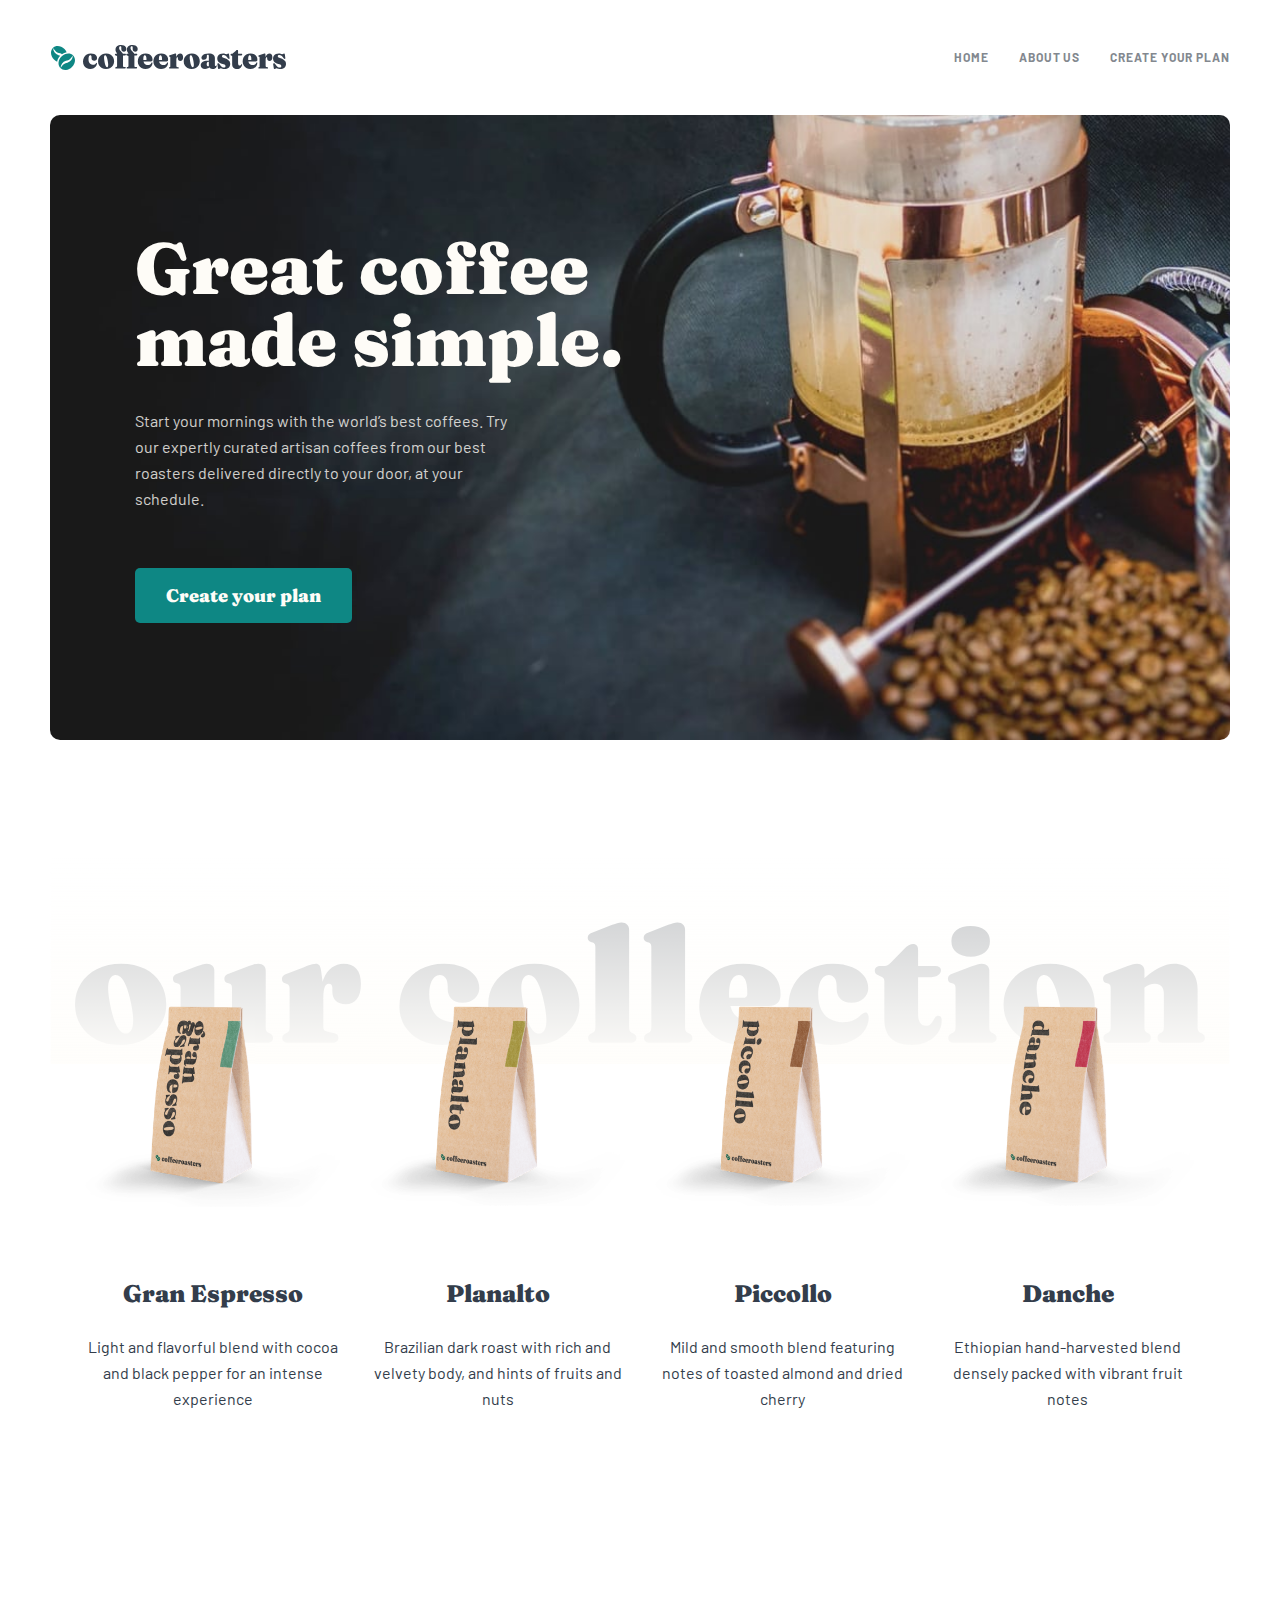
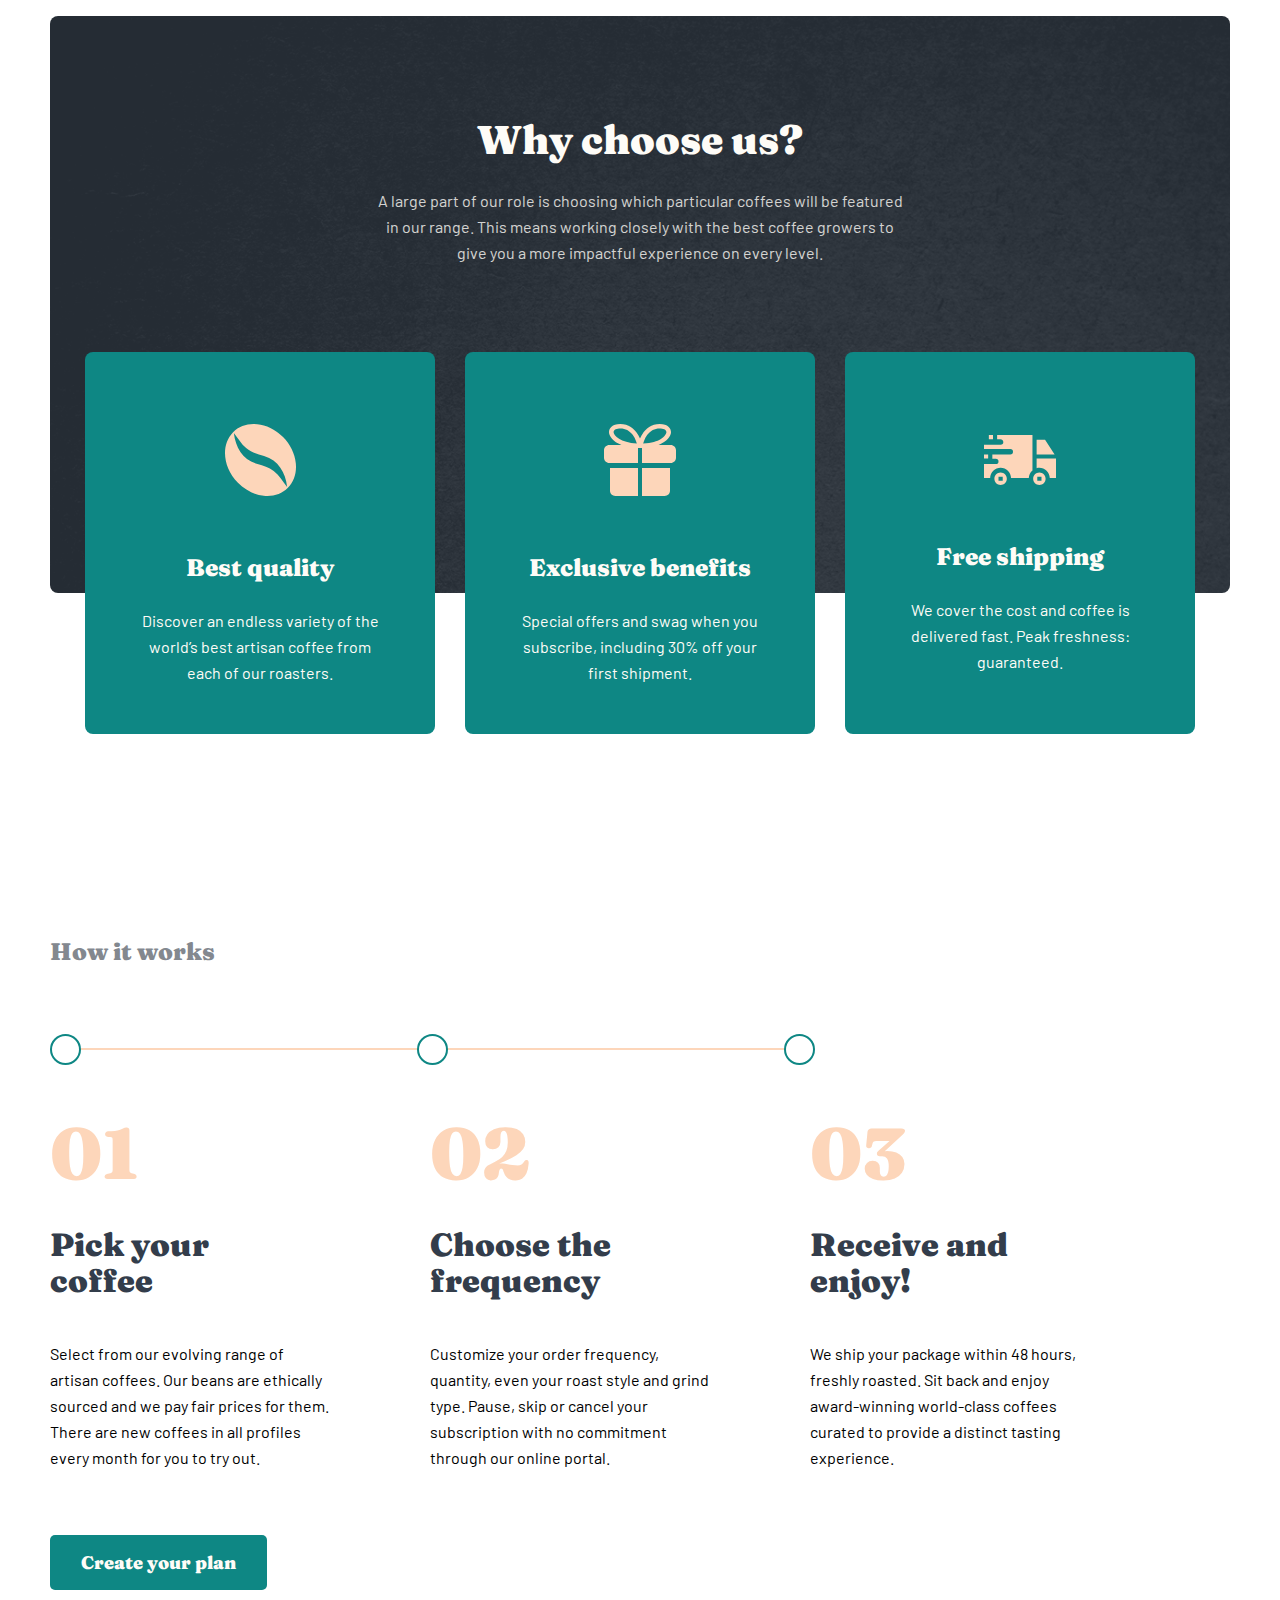
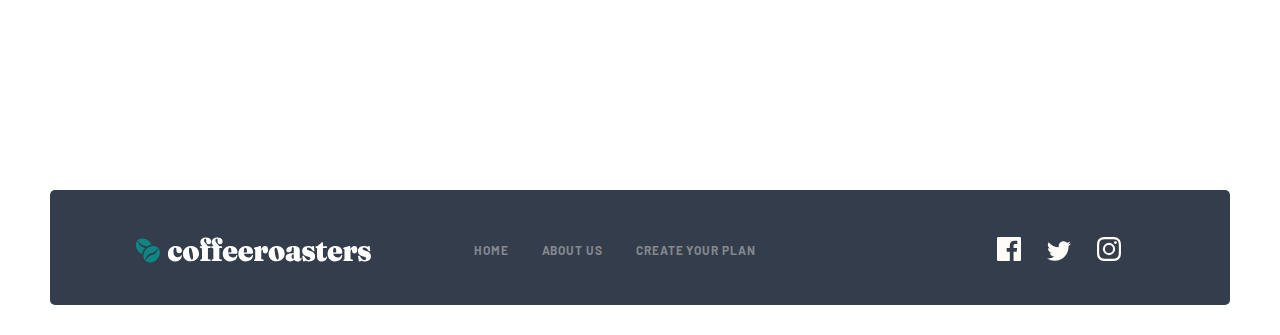
<file: index.html>
<!DOCTYPE html>
<html lang="en">
  <head>
    <meta charset="UTF-8" />
    <meta name="viewport" content="width=device-width, initial-scale=1.0" />
    <title>Cofferoaster</title>
    <link rel="stylesheet" href="./css/main.css" />
    <link
      rel="apple-touch-icon"
      sizes="180x180"
      href="./favicon_io/apple-touch-icon.png"
    />
    <link
      rel="icon"
      type="image/png"
      sizes="32x32"
      href="./favicon_io/favicon-32x32.png"
    />
    <link
      rel="icon"
      type="image/png"
      sizes="16x16"
      href="./favicon_io/favicon-16x16.png"
    />
    <link rel="manifest" href="./favicon_io/site.webmanifest" />
  </head>
  <body>
    <!-- Header -->

    <header>
      <nav>
        <div class="container">
          <div class="header-menu">
            <a href="./index.html"
              ><img
                class="logo"
                src="./img/shared/desktop/logo.svg"
                alt="Cofferoaster"
            /></a>
            <ul class="header-menu__links">
              <li><a class="header-menu__link" href="./index.html">HOME</a></li>
              <li>
                <a class="header-menu__link" href="./pages/about.html"
                  >ABOUT US</a
                >
              </li>
              <li>
                <a class="header-menu__link" href="./pages/plan.html"
                  >CREATE YOUR PLAN</a
                >
              </li>
            </ul>

            <button class="burger-button">
              <img
                class="burger-menu"
                src="./img/shared/mobile/icon-hamburger.svg"
              />
            </button>
          </div>
        </div>
      </nav>

      <section class="hidden-nav">
        <ul class="hidden-nav__list">
          <li class="hidden-nav__item">
            <a class="hidden-nav__link" href="./index.html">Home</a>
          </li>

          <li class="hidden-nav__item">
            <a class="hidden-nav__link" href="./pages/about.html">About Us</a>
          </li>

          <li class="hidden-nav__item">
            <a class="hidden-nav__link" href="./pages/plan.html"
              >Create Your Plan</a
            >
          </li>
        </ul>
      </section>

      <div class="container">
        <div class="hero">
          <div class="hero-content">
            <h1 class="hero-content__title">Great coffee made simple.</h1>
            <p class="hero-content__description">
              Start your mornings with the world’s best coffees. Try our
              expertly curated artisan coffees from our best roasters delivered
              directly to your door, at your schedule.
            </p>
            <a class="btn" href="./pages/plan.html">Create your plan</a>
          </div>
        </div>
      </div>
    </header>

    <!-- Main -->

    <main>
      <section class="collection">
        <div class="container">
          <div class="collection-main">
            <div class="collection-cards">
              <div class="collection-box">
                <img
                  class="collection-box__img"
                  src="../img/home/desktop/image-gran-espresso.png"
                />
                <div class="collection-text">
                  <h2 class="collection-text__title">Gran Espresso</h2>
                  <p class="collection-text__description">
                    Light and flavorful blend with cocoa and black pepper for an
                    intense experience
                  </p>
                </div>
              </div>

              <div class="collection-box">
                <img
                  class="collection-box__img"
                  src="../img/home/desktop/image-planalto.png"
                />
                <div class="collection-text">
                  <h2 class="collection-text__title">Planalto</h2>
                  <p class="collection-text__description">
                    Brazilian dark roast with rich and velvety body, and hints
                    of fruits and nuts
                  </p>
                </div>
              </div>

              <div class="collection-box">
                <img
                  class="collection-box__img"
                  src="../img/home/desktop/image-piccollo.png"
                />
                <div class="collection-text">
                  <h2 class="collection-text__title">Piccollo</h2>
                  <p class="collection-text__description">
                    Mild and smooth blend featuring notes of toasted almond and
                    dried cherry
                  </p>
                </div>
              </div>

              <div class="collection-box">
                <img
                  class="collection-box__img"
                  src="../img/home/desktop/image-danche.png"
                />
                <div class="collection-text">
                  <h2 class="collection-text__title">Danche</h2>
                  <p class="collection-text__description">
                    Ethiopian hand-harvested blend densely packed with vibrant
                    fruit notes
                  </p>
                </div>
              </div>
            </div>
          </div>
        </div>
      </section>

      <section class="why-us">
        <div class="container">
          <div class="creative">
            <div class="backpage">
              <div class="text-size">
                <h2 class="text-size__title">Why choose us?</h2>
                <p class="text-size__description">
                  A large part of our role is choosing which particular coffees
                  will be featured in our range. This means working closely with
                  the best coffee growers to give you a more impactful
                  experience on every level.
                </p>
              </div>
              <div class="boss-box">
                <div class="box-small">
                  <img src="../img/home/desktop/icon-coffee-bean.svg" />
                  <div class="box-text">
                    <h3 class="box-text__title">Best quality</h3>
                    <p class="box-text__description">
                      Discover an endless variety of the world’s best artisan
                      coffee from each of our roasters.
                    </p>
                  </div>
                </div>

                <div class="box-small">
                  <img src="../img/home/desktop/icon-gift.svg" />
                  <div class="box-text">
                    <h3 class="box-text__title">Exclusive benefits</h3>
                    <p class="box-text__description">
                      Special offers and swag when you subscribe, including 30%
                      off your first shipment.
                    </p>
                  </div>
                </div>

                <div class="box-small">
                  <img src="../img/home/desktop/icon-truck.svg" />
                  <div class="box-text">
                    <h3 class="box-text__title">Free shipping</h3>
                    <p class="box-text__description">
                      We cover the cost and coffee is delivered fast. Peak
                      freshness: guaranteed.
                    </p>
                  </div>
                </div>
              </div>
            </div>
          </div>
        </div>
      </section>

      <section class="how-it">
        <div class="container">
          <h2 class="how-it__title">How it works</h2>

          <div class="how-it__content">
            <div class="steps">
              <span></span>
              <span></span>
              <span></span>
            </div>

            <div class="how-it__content__boxes">
              <div class="how-it__content__box">
                <span class="number">01</span>
                <h3 class="how-it__content__box__title">Pick your coffee</h3>
                <p class="how-it__content__box__description">
                  Select from our evolving range of artisan coffees. Our beans
                  are ethically sourced and we pay fair prices for them. There
                  are new coffees in all profiles every month for you to try
                  out.
                </p>
              </div>

              <div class="how-it__content__box">
                <span class="number">02</span>
                <h3 class="how-it__content__box__title">
                  Choose the frequency
                </h3>
                <p class="how-it__content__box__description">
                  Customize your order frequency, quantity, even your roast
                  style and grind type. Pause, skip or cancel your subscription
                  with no commitment through our online portal.
                </p>
              </div>

              <div class="how-it__content__box">
                <span class="number">03</span>
                <h3 class="how-it__content__box__title">Receive and enjoy!</h3>
                <p class="how-it__content__box__description">
                  We ship your package within 48 hours, freshly roasted. Sit
                  back and enjoy award-winning world-class coffees curated to
                  provide a distinct tasting experience.
                </p>
              </div>
            </div>
            <a href="./pages/plan.html" class="btn last-section-button"
              >Create your plan</a
            >
          </div>
        </div>
      </section>
    </main>

    <!-- Footer -->
    <div class="container">
      <footer>
        <div class="logo-footer">
          <a href="./index.html">
            <img
              class="logo-svg"
              src="./img/shared/desktop/logo-footer.svg"
              alt=""
            />
          </a>

          <ul class="footer-menu">
            <li class="footer-menu__list"><a href="./index.html">HOME</a></li>
            <li class="footer-menu__list">
              <a href="./pages/about.html">ABOUT US</a>
            </li>
            <li class="footer-menu__list">
              <a href="./pages/plan.html">CREATE YOUR PLAN</a>
            </li>
          </ul>
        </div>

        <div class="social-icon">
          <a href="#">
            <svg
              class="icon-social"
              xmlns="http://www.w3.org/2000/svg"
              width="24"
              height="24"
            >
              <path
                fill="#FEFCF7"
                d="M22.675 0H1.325C.593 0 0 .593 0 1.325v21.351C0 23.407.593 24 1.325 24H12.82v-9.294H9.692v-3.622h3.128V8.413c0-3.1 1.893-4.788 4.659-4.788 1.325 0 2.463.099 2.795.143v3.24l-1.918.001c-1.504 0-1.795.715-1.795 1.763v2.313h3.587l-.467 3.622h-3.12V24h6.116c.73 0 1.323-.593 1.323-1.325V1.325C24 .593 23.407 0 22.675 0z"
              />
            </svg>
          </a>
          <a href="#"
            ><svg
              class="icon-social"
              xmlns="http://www.w3.org/2000/svg"
              width="24"
              height="20"
            >
              <path
                fill="#FEFCF7"
                d="M24 2.557a9.83 9.83 0 01-2.828.775A4.932 4.932 0 0023.337.608a9.864 9.864 0 01-3.127 1.195A4.916 4.916 0 0016.616.248c-3.179 0-5.515 2.966-4.797 6.045A13.978 13.978 0 011.671 1.149a4.93 4.93 0 001.523 6.574 4.903 4.903 0 01-2.229-.616c-.054 2.281 1.581 4.415 3.949 4.89a4.935 4.935 0 01-2.224.084 4.928 4.928 0 004.6 3.419A9.9 9.9 0 010 17.54a13.94 13.94 0 007.548 2.212c9.142 0 14.307-7.721 13.995-14.646A10.025 10.025 0 0024 2.557z"
              />
            </svg>
          </a>
          <a href="#"
            ><svg
              class="icon-social"
              xmlns="http://www.w3.org/2000/svg"
              width="24"
              height="24"
            >
              <path
                fill="#FEFCF7"
                d="M12 2.163c3.204 0 3.584.012 4.85.07 3.252.148 4.771 1.691 4.919 4.919.058 1.265.069 1.645.069 4.849 0 3.205-.012 3.584-.069 4.849-.149 3.225-1.664 4.771-4.919 4.919-1.266.058-1.644.07-4.85.07-3.204 0-3.584-.012-4.849-.07-3.26-.149-4.771-1.699-4.919-4.92-.058-1.265-.07-1.644-.07-4.849 0-3.204.013-3.583.07-4.849.149-3.227 1.664-4.771 4.919-4.919 1.266-.057 1.645-.069 4.849-.069zM12 0C8.741 0 8.333.014 7.053.072 2.695.272.273 2.69.073 7.052.014 8.333 0 8.741 0 12c0 3.259.014 3.668.072 4.948.2 4.358 2.618 6.78 6.98 6.98C8.333 23.986 8.741 24 12 24c3.259 0 3.668-.014 4.948-.072 4.354-.2 6.782-2.618 6.979-6.98.059-1.28.073-1.689.073-4.948 0-3.259-.014-3.667-.072-4.947-.196-4.354-2.617-6.78-6.979-6.98C15.668.014 15.259 0 12 0zm0 5.838a6.162 6.162 0 100 12.324 6.162 6.162 0 000-12.324zM12 16a4 4 0 110-8 4 4 0 010 8zm6.406-11.845a1.44 1.44 0 100 2.881 1.44 1.44 0 000-2.881z"
              />
            </svg>
          </a>
        </div>
      </footer>
    </div>

    <!-- js -->

    <script src="./js/app.js"></script>
  </body>
</html>
</file>
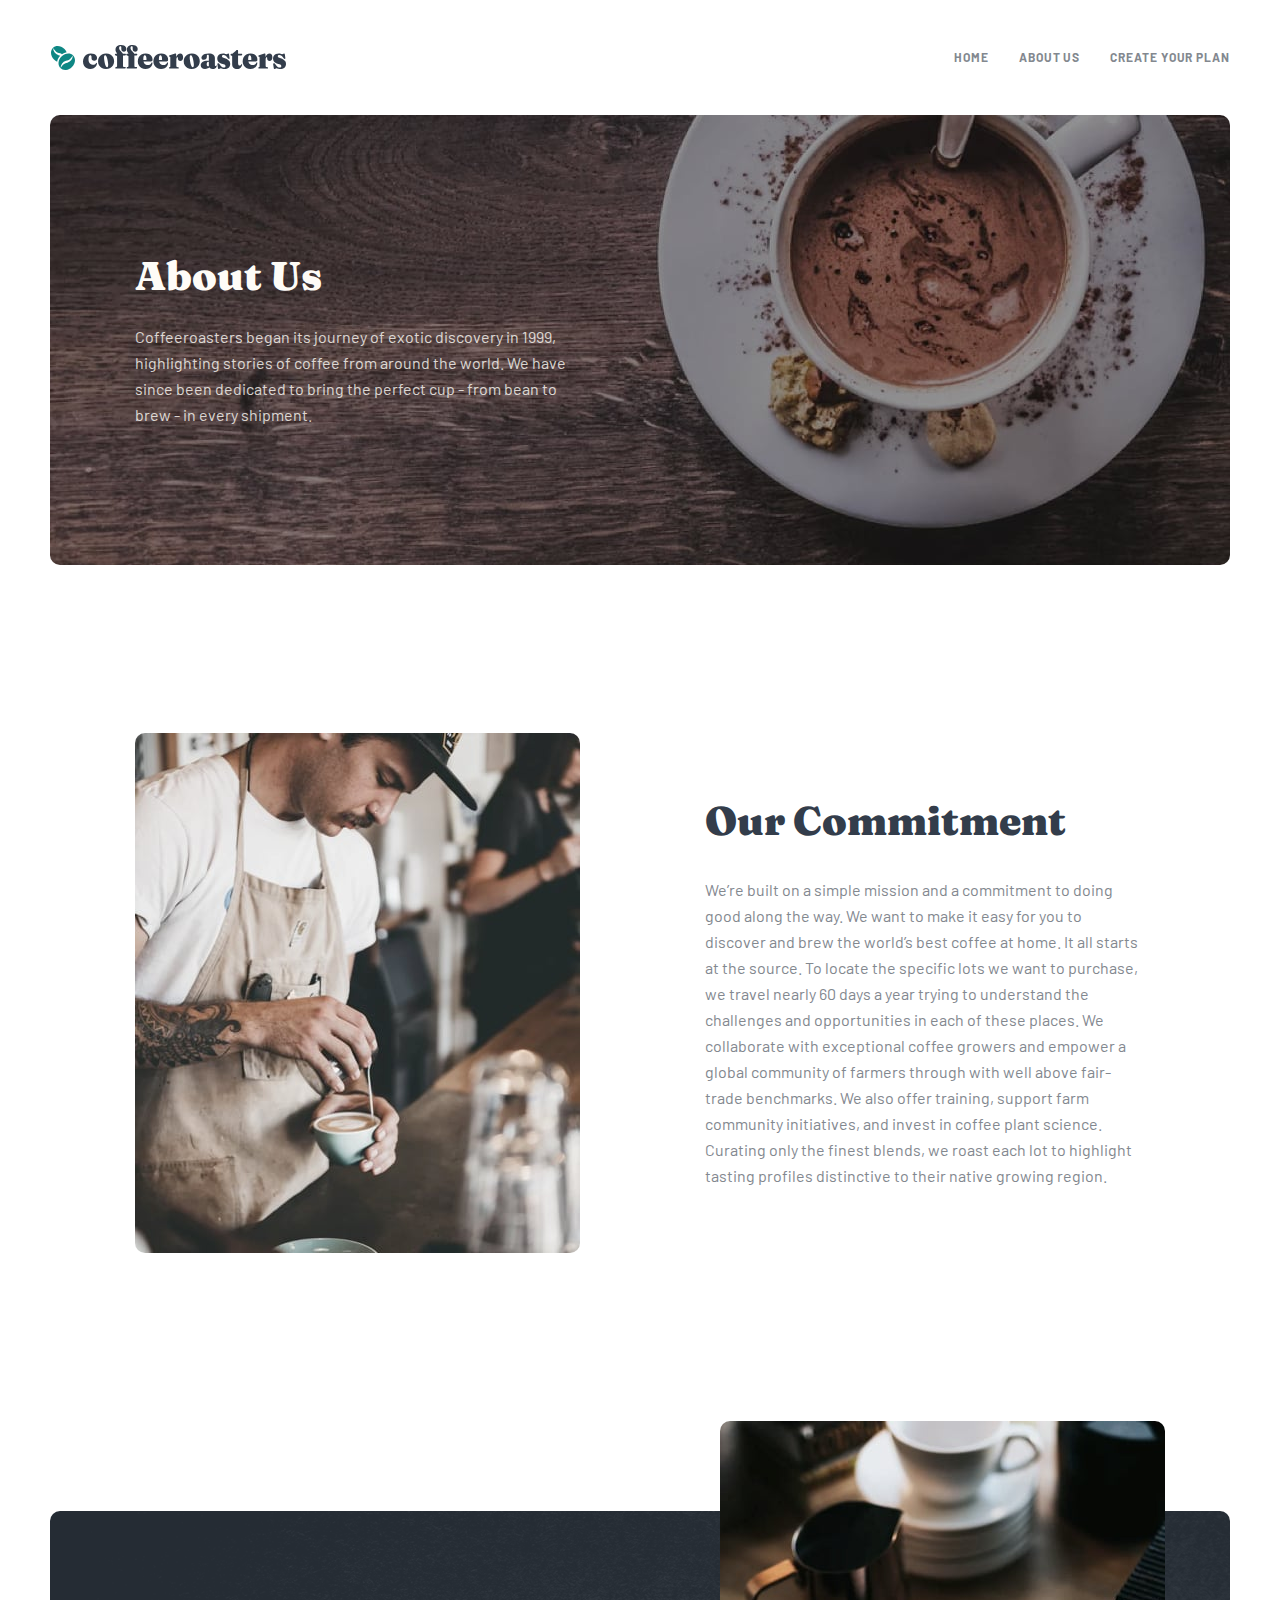
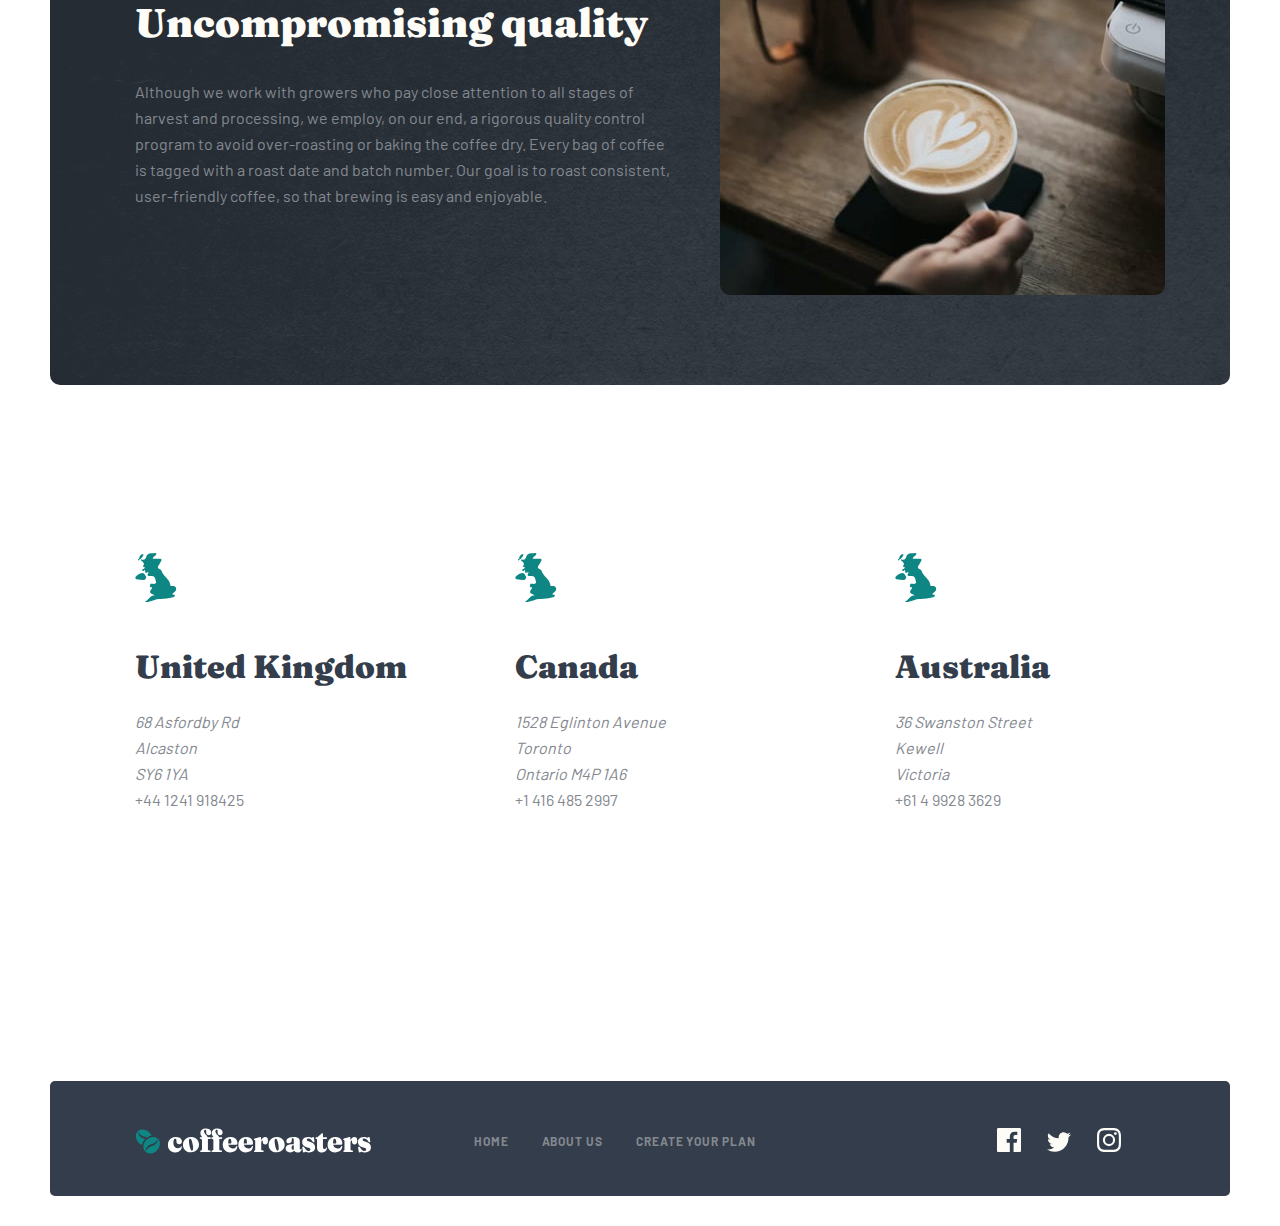
<file: pages/about.html>
<!DOCTYPE html>
<html lang="en">
  <head>
    <meta charset="UTF-8" />
    <meta name="viewport" content="width=device-width, initial-scale=1.0" />
    <title>About Us</title>
    <link rel="stylesheet" href="../css/main.css" />
  </head>
  <body>
    <header>
      <nav>
        <div class="container">
          <div class="header-menu">
            <a href="../index.html"
              ><img
                class="logo"
                src="../img/shared/desktop/logo.svg"
                alt="Cofferoaster"
            /></a>
            <ul class="header-menu__links">
              <li>
                <a class="header-menu__link" href="../index.html">HOME</a>
              </li>
              <li>
                <a class="header-menu__link" href="../pages/about.html"
                  >ABOUT US</a
                >
              </li>
              <li>
                <a class="header-menu__link" href="../pages/plan.html"
                  >CREATE YOUR PLAN</a
                >
              </li>
            </ul>

            <button class="burger-button">
              <img
                class="burger-menu"
                src="../img/shared/mobile/icon-hamburger.svg"
              />
            </button>
          </div>
        </div>
      </nav>

      <section class="hidden-nav">
        <ul class="hidden-nav__list">
          <li class="hidden-nav__item">
            <a class="hidden-nav__link" href="../index.html">Home</a>
          </li>

          <li class="hidden-nav__item">
            <a class="hidden-nav__link" href="../pages/about.html">About Us</a>
          </li>

          <li class="hidden-nav__item">
            <a class="hidden-nav__link" href="../pages/plan.html"
              >Create Your Plan</a
            >
          </li>
        </ul>
      </section>

      <div class="container">
        <div class="about__header">
          <div class="about__header__active">
            <h1 class="about__header__active__title">About Us</h1>

            <p class="about__header__active__description">
              Coffeeroasters began its journey of exotic discovery in 1999,
              highlighting stories of coffee from around the world. We have
              since been dedicated to bring the perfect cup - from bean to brew
              - in every shipment.
            </p>
          </div>
        </div>
      </div>
    </header>

    <main class="first-content">
      <section class="commitment-section">
        <div class="container">
          <div class="commitment-content">
            <img
              class="commitment-section__picture"
              src="../img/about/desktop/image-commitment.jpg"
              alt="Our Commitment"
            />

            <div class="commitment-text">
              <h2 class="commitment-text__title">Our Commitment</h2>
              <p class="commitment-text__description">
                We’re built on a simple mission and a commitment to doing good
                along the way. We want to make it easy for you to discover and
                brew the world’s best coffee at home. It all starts at the
                source. To locate the specific lots we want to purchase, we
                travel nearly 60 days a year trying to understand the challenges
                and opportunities in each of these places. We collaborate with
                exceptional coffee growers and empower a global community of
                farmers through with well above fair-trade benchmarks. We also
                offer training, support farm community initiatives, and invest
                in coffee plant science. Curating only the finest blends, we
                roast each lot to highlight tasting profiles distinctive to
                their native growing region.
              </p>
            </div>
          </div>
        </div>
      </section>

      <section class="quality-section">
        <div class="container">
          <div class="quality-content">
            <div class="quality-text">
              <h2 class="quality-text__title">Uncompromising quality</h2>
              <p class="quality-text__description">
                Although we work with growers who pay close attention to all
                stages of harvest and processing, we employ, on our end, a
                rigorous quality control program to avoid over-roasting or
                baking the coffee dry. Every bag of coffee is tagged with a
                roast date and batch number. Our goal is to roast consistent,
                user-friendly coffee, so that brewing is easy and enjoyable.
              </p>
            </div>
            <img
              class="quality-content__picture"
              src="../img/about/desktop/image-quality.jpg"
              alt="Uncompromising Quality"
            />
          </div>
        </div>
      </section>

      <section class="headquarters">
        <div class="container headquarters__box">
          <div class="cards">
            <div class="cards__box">
              <img src="../img/about/desktop/illustration-uk.svg" alt="" />
              <h3 class="cards__box__title">United Kingdom</h3>
              <address class="address">68 Asfordby Rd</address>
              <address class="address">Alcaston</address>
              <address class="address">SY6 1YA</address>
              <a class="phone-number" href="tel:+44 1241 918425"
                >+44 1241 918425</a
              >
            </div>

            <div class="cards__box">
              <img src="../img/about/desktop/illustration-uk.svg" alt="" />
              <h3 class="cards__box__title">Canada</h3>
              <address class="address">1528 Eglinton Avenue</address>
              <address class="address">Toronto</address>
              <address class="address">Ontario M4P 1A6</address>
              <a class="phone-number" href="tel:+1 416 485 2997"
                >+1 416 485 2997</a
              >
            </div>

            <div class="cards__box">
              <img src="../img/about/desktop/illustration-uk.svg" alt="" />
              <h3 class="cards__box__title">Australia</h3>
              <address class="address">36 Swanston Street</address>
              <address class="address">Kewell</address>
              <address class="address">Victoria</address>
              <a class="phone-number" href="tel:+61 4 9928 3629"
                >+61 4 9928 3629</a
              >
            </div>
          </div>
        </div>
      </section>
    </main>

    <div class="container">
      <footer>
        <div class="logo-footer">
          <a href="./index.html">
            <img
              class="logo-svg"
              src="../img/shared/desktop/logo-footer.svg"
              alt=""
            />
          </a>

          <ul class="footer-menu">
            <li class="footer-menu__list"><a href="../index.html">HOME</a></li>
            <li class="footer-menu__list">
              <a href="../pages/about.html">ABOUT US</a>
            </li>
            <li class="footer-menu__list">
              <a href="../pages/plan.html">CREATE YOUR PLAN</a>
            </li>
          </ul>
        </div>

        <div class="social-icon">
          <a href="#">
            <svg
              class="icon-social"
              xmlns="http://www.w3.org/2000/svg"
              width="24"
              height="24"
            >
              <path
                fill="#FEFCF7"
                d="M22.675 0H1.325C.593 0 0 .593 0 1.325v21.351C0 23.407.593 24 1.325 24H12.82v-9.294H9.692v-3.622h3.128V8.413c0-3.1 1.893-4.788 4.659-4.788 1.325 0 2.463.099 2.795.143v3.24l-1.918.001c-1.504 0-1.795.715-1.795 1.763v2.313h3.587l-.467 3.622h-3.12V24h6.116c.73 0 1.323-.593 1.323-1.325V1.325C24 .593 23.407 0 22.675 0z"
              />
            </svg>
          </a>
          <a href="#"
            ><svg
              class="icon-social"
              xmlns="http://www.w3.org/2000/svg"
              width="24"
              height="20"
            >
              <path
                fill="#FEFCF7"
                d="M24 2.557a9.83 9.83 0 01-2.828.775A4.932 4.932 0 0023.337.608a9.864 9.864 0 01-3.127 1.195A4.916 4.916 0 0016.616.248c-3.179 0-5.515 2.966-4.797 6.045A13.978 13.978 0 011.671 1.149a4.93 4.93 0 001.523 6.574 4.903 4.903 0 01-2.229-.616c-.054 2.281 1.581 4.415 3.949 4.89a4.935 4.935 0 01-2.224.084 4.928 4.928 0 004.6 3.419A9.9 9.9 0 010 17.54a13.94 13.94 0 007.548 2.212c9.142 0 14.307-7.721 13.995-14.646A10.025 10.025 0 0024 2.557z"
              />
            </svg>
          </a>
          <a href="#"
            ><svg
              class="icon-social"
              xmlns="http://www.w3.org/2000/svg"
              width="24"
              height="24"
            >
              <path
                fill="#FEFCF7"
                d="M12 2.163c3.204 0 3.584.012 4.85.07 3.252.148 4.771 1.691 4.919 4.919.058 1.265.069 1.645.069 4.849 0 3.205-.012 3.584-.069 4.849-.149 3.225-1.664 4.771-4.919 4.919-1.266.058-1.644.07-4.85.07-3.204 0-3.584-.012-4.849-.07-3.26-.149-4.771-1.699-4.919-4.92-.058-1.265-.07-1.644-.07-4.849 0-3.204.013-3.583.07-4.849.149-3.227 1.664-4.771 4.919-4.919 1.266-.057 1.645-.069 4.849-.069zM12 0C8.741 0 8.333.014 7.053.072 2.695.272.273 2.69.073 7.052.014 8.333 0 8.741 0 12c0 3.259.014 3.668.072 4.948.2 4.358 2.618 6.78 6.98 6.98C8.333 23.986 8.741 24 12 24c3.259 0 3.668-.014 4.948-.072 4.354-.2 6.782-2.618 6.979-6.98.059-1.28.073-1.689.073-4.948 0-3.259-.014-3.667-.072-4.947-.196-4.354-2.617-6.78-6.979-6.98C15.668.014 15.259 0 12 0zm0 5.838a6.162 6.162 0 100 12.324 6.162 6.162 0 000-12.324zM12 16a4 4 0 110-8 4 4 0 010 8zm6.406-11.845a1.44 1.44 0 100 2.881 1.44 1.44 0 000-2.881z"
              />
            </svg>
          </a>
        </div>
      </footer>
    </div>
    <script src="../js/app.js"></script>
  </body>
</html>
</file>
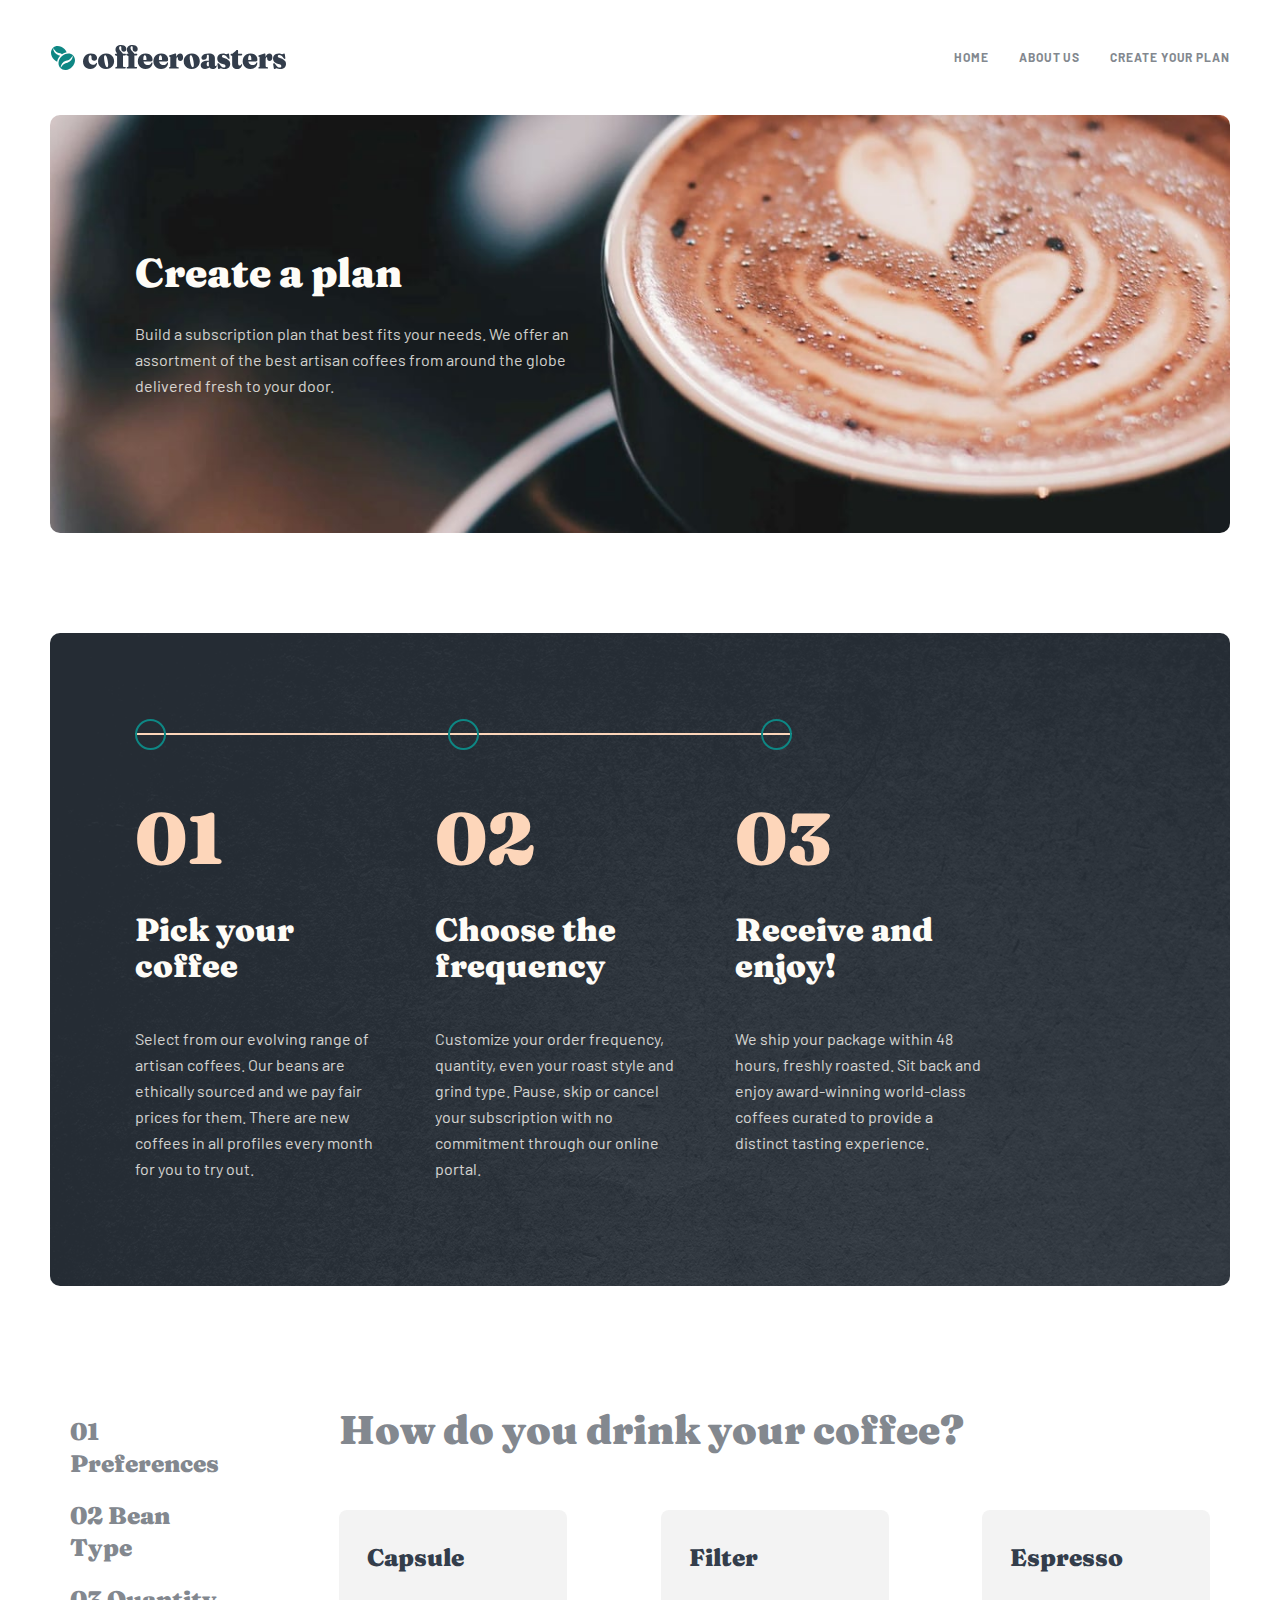
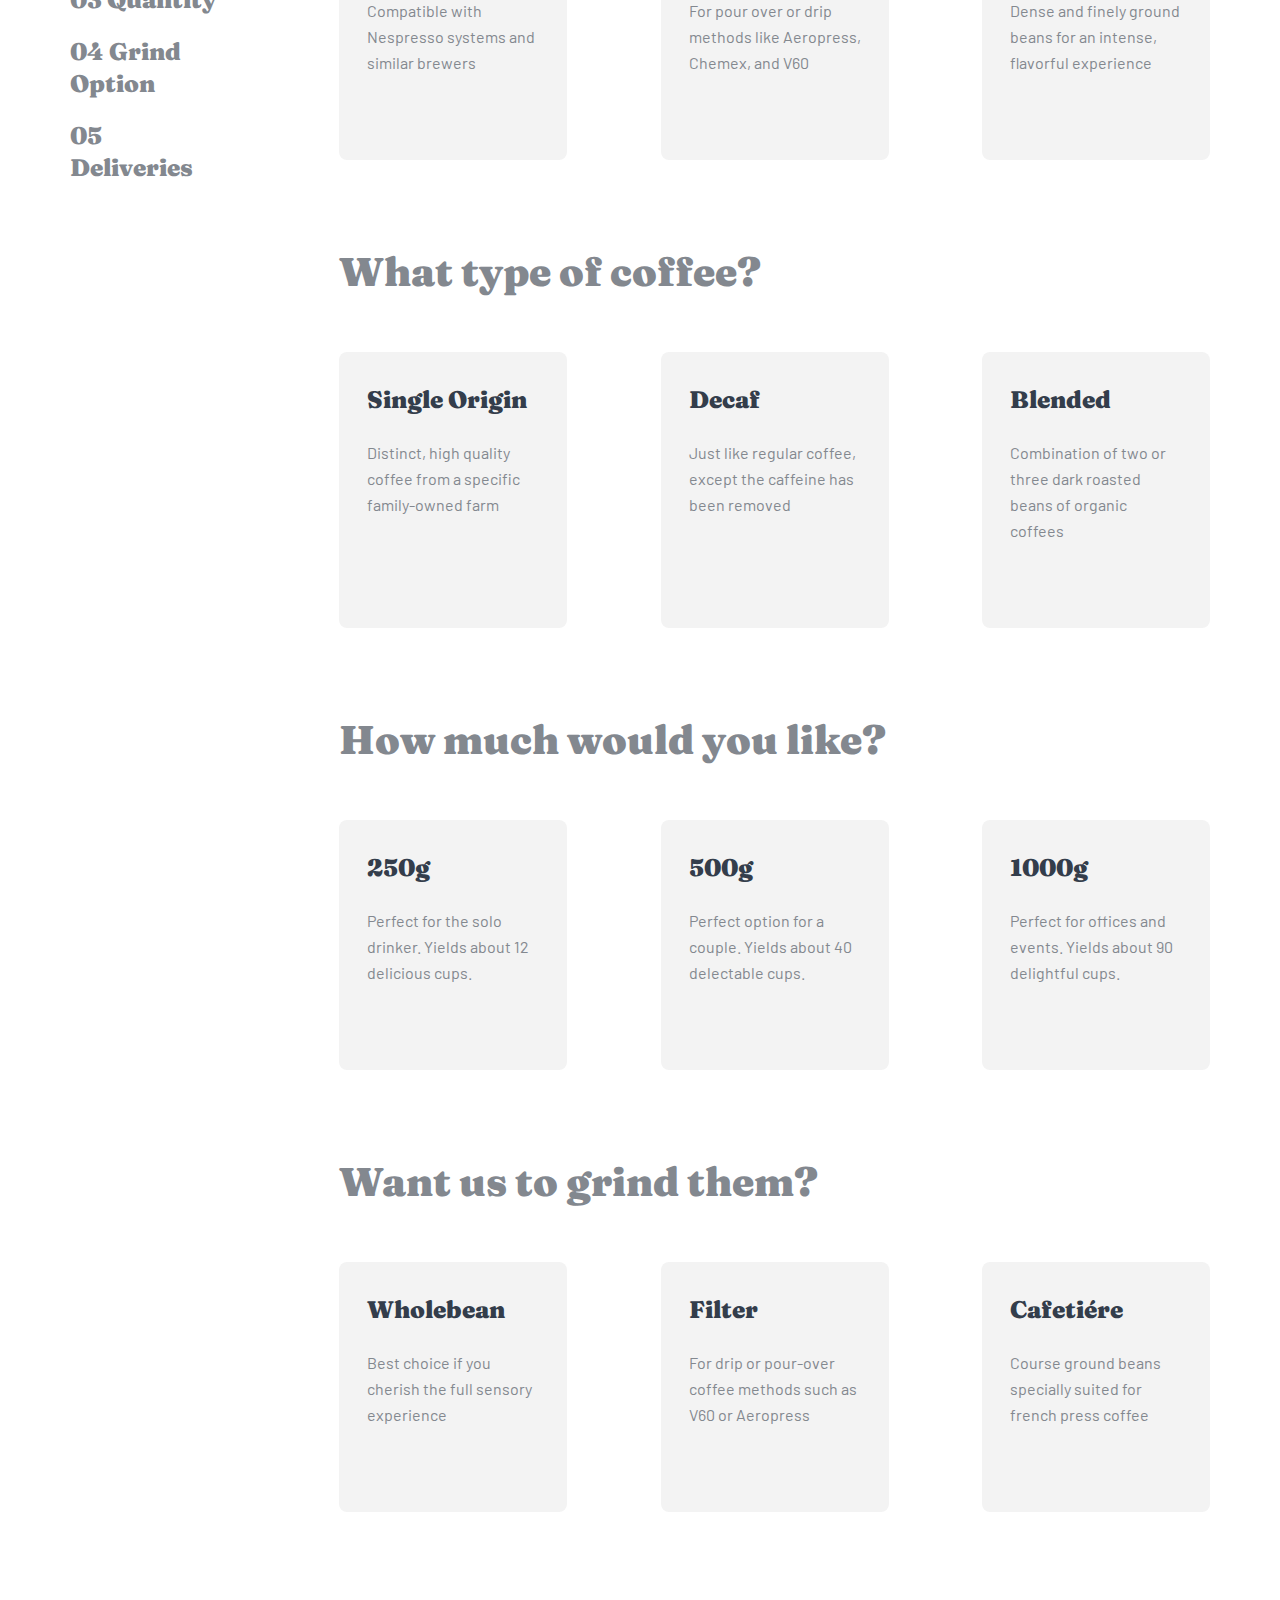
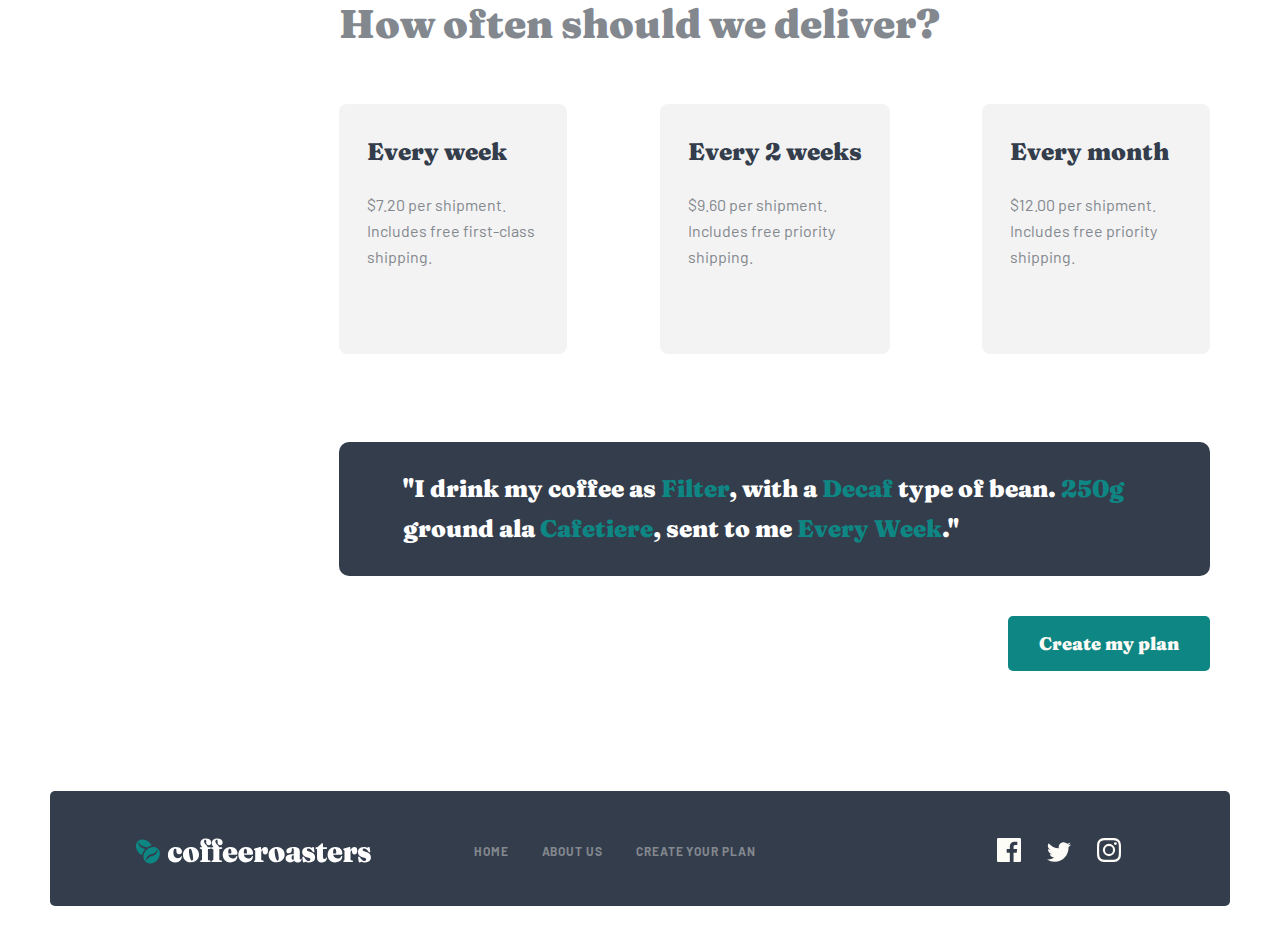
<file: pages/plan.html>
<!DOCTYPE html>
<html lang="en">
  <head>
    <meta charset="UTF-8" />
    <meta name="viewport" content="width=device-width, initial-scale=1.0" />
    <title>Create your Plan</title>
    <link rel="stylesheet" href="../css/main.css" />
  </head>
  <body>
    <header>
      <nav>
        <div class="container">
          <div class="header-menu">
            <a href="../index.html"
              ><img
                class="logo"
                src="../img/shared/desktop/logo.svg"
                alt="Cofferoaster"
            /></a>
            <ul class="header-menu__links">
              <li>
                <a class="header-menu__link" href="../index.html">HOME</a>
              </li>
              <li>
                <a class="header-menu__link" href="../pages/about.html"
                  >ABOUT US</a
                >
              </li>
              <li>
                <a class="header-menu__link" href="../pages/plan.html"
                  >CREATE YOUR PLAN</a
                >
              </li>
            </ul>

            <button class="burger-button">
              <img
                class="burger-menu"
                src="../img/shared/mobile/icon-hamburger.svg"
              />
            </button>
          </div>
        </div>
      </nav>

      <section class="hidden-nav">
        <ul class="hidden-nav__list">
          <li class="hidden-nav__item">
            <a class="hidden-nav__link" href="../index.html">Home</a>
          </li>

          <li class="hidden-nav__item">
            <a class="hidden-nav__link" href="../pages/about.html">About Us</a>
          </li>

          <li class="hidden-nav__item">
            <a class="hidden-nav__link" href="../pages/plan.html"
              >Create Your Plan</a
            >
          </li>
        </ul>
      </section>

      <div class="container">
        <div class="plan__header">
          <div class="about__header__active">
            <h1 class="about__header__active__title">Create a plan</h1>

            <p class="about__header__active__description">
              Build a subscription plan that best fits your needs. We offer an
              assortment of the best artisan coffees from around the globe
              delivered fresh to your door.
            </p>
          </div>
        </div>
      </div>
    </header>

    <main>
      <section class="how-it">
        <div class="container">
          <div class="how-it-clone__content">
            <div class="steps-second-clone">
              <span class="span__plan-page"></span>
              <span class="span__plan-page"></span>
              <span class="span__plan-page"></span>
            </div>

            <div class="plan-page__content__boxes">
              <div class="plan-page__content__box">
                <span class="number">01</span>
                <h3>Pick your coffee</h3>
                <p class="how-it__content__box__description">
                  Select from our evolving range of artisan coffees. Our beans
                  are ethically sourced and we pay fair prices for them. There
                  are new coffees in all profiles every month for you to try
                  out.
                </p>
              </div>

              <div class="plan-page__content__box">
                <span class="number">02</span>
                <h3>Choose the frequency</h3>
                <p class="how-it__content__box__description">
                  Customize your order frequency, quantity, even your roast
                  style and grind type. Pause, skip or cancel your subscription
                  with no commitment through our online portal.
                </p>
              </div>

              <div class="plan-page__content__box">
                <span class="number">03</span>
                <h3>Receive and enjoy!</h3>
                <p class="how-it__content__box__description">
                  We ship your package within 48 hours, freshly roasted. Sit
                  back and enjoy award-winning world-class coffees curated to
                  provide a distinct tasting experience.
                </p>
              </div>
            </div>
          </div>
        </div>
      </section>

      <section class="your-plan">
        <div class="container">
          <div class="selection-section">
            <ul class="menu">
              <li class="menu__active">01 Preferences</li>
              <li class="menu__active">02 Bean Type</li>
              <li class="menu__active">03 Quantity</li>
              <li class="menu__active">04 Grind Option</li>
              <li class="menu__active">05 Deliveries</li>
            </ul>

            <div class="content">
              <h2>How do you drink your coffee?</h2>

              <div class="options">
                <div class="option" onclick="toggleActive(this)">
                  <h3>Capsule</h3>
                  <p>Compatible with Nespresso systems and similar brewers</p>
                </div>
                <div class="option" onclick="toggleActive(this)">
                  <h3>Filter</h3>
                  <p>
                    For pour over or drip methods like Aeropress, Chemex, and
                    V60
                  </p>
                </div>
                <div class="option" onclick="toggleActive(this)">
                  <h3>Espresso</h3>
                  <p>
                    Dense and finely ground beans for an intense, flavorful
                    experience
                  </p>
                </div>
              </div>

              <h2>What type of coffee?</h2>

              <div class="options">
                <div class="option" onclick="toggleActive(this)">
                  <h3>Single Origin</h3>
                  <p>
                    Distinct, high quality coffee from a specific family-owned
                    farm
                  </p>
                </div>
                <div class="option" onclick="toggleActive(this)">
                  <h3>Decaf</h3>
                  <p>
                    Just like regular coffee, except the caffeine has been
                    removed
                  </p>
                </div>
                <div class="option" onclick="toggleActive(this)">
                  <h3>Blended</h3>
                  <p>
                    Combination of two or three dark roasted beans of organic
                    coffees
                  </p>
                </div>
              </div>

              <h2>How much would you like?</h2>

              <div class="options">
                <div class="option" onclick="toggleActive(this)">
                  <h3>250g</h3>
                  <p>
                    Perfect for the solo drinker. Yields about 12 delicious
                    cups.
                  </p>
                </div>
                <div class="option" onclick="toggleActive(this)">
                  <h3>500g</h3>
                  <p>
                    Perfect option for a couple. Yields about 40 delectable
                    cups.
                  </p>
                </div>
                <div class="option" onclick="toggleActive(this)">
                  <h3>1000g</h3>
                  <p>
                    Perfect for offices and events. Yields about 90 delightful
                    cups.
                  </p>
                </div>
              </div>

              <h2>Want us to grind them?</h2>

              <div class="options">
                <div class="option" onclick="toggleActive(this)">
                  <h3>Wholebean</h3>
                  <p>Best choice if you cherish the full sensory experience</p>
                </div>

                <div class="option" onclick="toggleActive(this)">
                  <h3>Filter</h3>
                  <p>
                    For drip or pour-over coffee methods such as V60 or
                    Aeropress
                  </p>
                </div>

                <div class="option" onclick="toggleActive(this)">
                  <h3>Cafetiére</h3>
                  <p>
                    Course ground beans specially suited for french press coffee
                  </p>
                </div>
              </div>

              <h2>How often should we deliver?</h2>

              <div class="options">
                <div class="option" onclick="toggleActive(this)">
                  <h3>Every week</h3>
                  <p>$7.20 per shipment. Includes free first-class shipping.</p>
                </div>

                <div class="option" onclick="toggleActive(this)">
                  <h3>Every 2 weeks</h3>
                  <p>$9.60 per shipment. Includes free priority shipping.</p>
                </div>

                <div class="option" onclick="toggleActive(this)">
                  <h3>Every month</h3>
                  <p>$12.00 per shipment. Includes free priority shipping.</p>
                </div>
              </div>

              <div class="order-summary">
                <p>
                  "I drink my coffee as
                  <span class="coffee">Filter</span>, with a
                  <span class="coffee">Decaf</span> type of bean.
                  <span class="coffee">250g</span> ground ala
                  <span class="coffee">Cafetiere</span>, sent to me
                  <span class="coffee">Every Week</span>."
                </p>
              </div>

              <div class="btn-box">
                <button class="btn plan-page__btn">Create my plan</button>
              </div>
            </div>
          </div>
        </div>
      </section>
    </main>

    <div class="container">
      <footer>
        <div class="logo-footer">
          <a href="./index.html">
            <img
              class="logo-svg"
              src="../img/shared/desktop/logo-footer.svg"
              alt=""
            />
          </a>

          <ul class="footer-menu">
            <li class="footer-menu__list"><a href="../index.html">HOME</a></li>
            <li class="footer-menu__list">
              <a href="../pages/about.html">ABOUT US</a>
            </li>
            <li class="footer-menu__list">
              <a href="../pages/plan.html">CREATE YOUR PLAN</a>
            </li>
          </ul>
        </div>

        <div class="social-icon">
          <a href="https://www.facebook.com/">
            <svg
              class="icon-social"
              xmlns="http://www.w3.org/2000/svg"
              width="24"
              height="24"
            >
              <path
                fill="#FEFCF7"
                d="M22.675 0H1.325C.593 0 0 .593 0 1.325v21.351C0 23.407.593 24 1.325 24H12.82v-9.294H9.692v-3.622h3.128V8.413c0-3.1 1.893-4.788 4.659-4.788 1.325 0 2.463.099 2.795.143v3.24l-1.918.001c-1.504 0-1.795.715-1.795 1.763v2.313h3.587l-.467 3.622h-3.12V24h6.116c.73 0 1.323-.593 1.323-1.325V1.325C24 .593 23.407 0 22.675 0z"
              />
            </svg>
          </a>
          <a href="https://x.com/home?lang=ru"
            ><svg
              class="icon-social"
              xmlns="http://www.w3.org/2000/svg"
              width="24"
              height="20"
            >
              <path
                fill="#FEFCF7"
                d="M24 2.557a9.83 9.83 0 01-2.828.775A4.932 4.932 0 0023.337.608a9.864 9.864 0 01-3.127 1.195A4.916 4.916 0 0016.616.248c-3.179 0-5.515 2.966-4.797 6.045A13.978 13.978 0 011.671 1.149a4.93 4.93 0 001.523 6.574 4.903 4.903 0 01-2.229-.616c-.054 2.281 1.581 4.415 3.949 4.89a4.935 4.935 0 01-2.224.084 4.928 4.928 0 004.6 3.419A9.9 9.9 0 010 17.54a13.94 13.94 0 007.548 2.212c9.142 0 14.307-7.721 13.995-14.646A10.025 10.025 0 0024 2.557z"
              />
            </svg>
          </a>
          <a href="https://www.instagram.com/"
            ><svg
              class="icon-social"
              xmlns="http://www.w3.org/2000/svg"
              width="24"
              height="24"
            >
              <path
                fill="#FEFCF7"
                d="M12 2.163c3.204 0 3.584.012 4.85.07 3.252.148 4.771 1.691 4.919 4.919.058 1.265.069 1.645.069 4.849 0 3.205-.012 3.584-.069 4.849-.149 3.225-1.664 4.771-4.919 4.919-1.266.058-1.644.07-4.85.07-3.204 0-3.584-.012-4.849-.07-3.26-.149-4.771-1.699-4.919-4.92-.058-1.265-.07-1.644-.07-4.849 0-3.204.013-3.583.07-4.849.149-3.227 1.664-4.771 4.919-4.919 1.266-.057 1.645-.069 4.849-.069zM12 0C8.741 0 8.333.014 7.053.072 2.695.272.273 2.69.073 7.052.014 8.333 0 8.741 0 12c0 3.259.014 3.668.072 4.948.2 4.358 2.618 6.78 6.98 6.98C8.333 23.986 8.741 24 12 24c3.259 0 3.668-.014 4.948-.072 4.354-.2 6.782-2.618 6.979-6.98.059-1.28.073-1.689.073-4.948 0-3.259-.014-3.667-.072-4.947-.196-4.354-2.617-6.78-6.979-6.98C15.668.014 15.259 0 12 0zm0 5.838a6.162 6.162 0 100 12.324 6.162 6.162 0 000-12.324zM12 16a4 4 0 110-8 4 4 0 010 8zm6.406-11.845a1.44 1.44 0 100 2.881 1.44 1.44 0 000-2.881z"
              />
            </svg>
          </a>
        </div>
      </footer>
    </div>
    <script src="../js/app.js"></script>
  </body>
</html>
</file>
<file: css/main.css>
*,
*::after,
*::before {
  margin: 0;
  padding: 0;
  box-sizing: border-box;
}

html {
  font-size: 62.5%;
  scroll-behavior: smooth;
  height: 100%;
}

a {
  display: inline-block;
  text-decoration: none;
}

ul,
ol {
  list-style: none;
}

img {
  display: flex;
  -o-object-fit: cover;
     object-fit: cover;
}

body {
  height: 100%;
  display: flex;
  flex-direction: column;
  font-family: "Barlow";
}

main {
  flex-grow: 1;
}

h1 {
  margin: 0;
}

h1,
h2,
h3,
h4,
h5,
h6 {
  font-family: "Fraunces";
  font-weight: 900;
}

.container {
  width: 100%;
  max-width: 1280px;
  margin-left: auto;
  margin-right: auto;
  padding-left: 5rem;
  padding-right: 5rem;
}

.overflow-toggle {
  overflow: hidden;
}

/* fraunces-regular - latin */
@font-face {
  font-display: swap; /* Check https://developer.mozilla.org/en-US/docs/Web/CSS/@font-face/font-display for other options. */
  font-family: "Fraunces";
  font-style: normal;
  font-weight: 400;
  src: url("../fonts/fraunces-v31-latin-regular.woff2") format("woff2"); /* Chrome 36+, Opera 23+, Firefox 39+, Safari 12+, iOS 10+ */
}
/* fraunces-900 - latin */
@font-face {
  font-display: swap; /* Check https://developer.mozilla.org/en-US/docs/Web/CSS/@font-face/font-display for other options. */
  font-family: "Fraunces";
  font-style: normal;
  font-weight: 900;
  src: url("../fonts/fraunces-v31-latin-900.woff2") format("woff2"); /* Chrome 36+, Opera 23+, Firefox 39+, Safari 12+, iOS 10+ */
}
/* barlow-regular - latin */
@font-face {
  font-display: swap; /* Check https://developer.mozilla.org/en-US/docs/Web/CSS/@font-face/font-display for other options. */
  font-family: "Barlow";
  font-style: normal;
  font-weight: 400;
  src: url("../fonts/barlow-v12-latin-regular.woff2") format("woff2"); /* Chrome 36+, Opera 23+, Firefox 39+, Safari 12+, iOS 10+ */
}
/* barlow-700 - latin */
@font-face {
  font-display: swap; /* Check https://developer.mozilla.org/en-US/docs/Web/CSS/@font-face/font-display for other options. */
  font-family: "Barlow";
  font-style: normal;
  font-weight: 700;
  src: url("../fonts/barlow-v12-latin-700.woff2") format("woff2"); /* Chrome 36+, Opera 23+, Firefox 39+, Safari 12+, iOS 10+ */
}
.btn {
  padding: 15px 31px;
  border-radius: 5px;
  cursor: pointer;
  background-color: #0e8784;
  font-size: 18px;
  line-height: 25px;
  font-weight: 900;
  font-family: "Fraunces";
  color: #fefcf7;
  border: none;
}

.btn:hover {
  background-color: #66d2cf;
}

.btn:active {
  background-color: #e2dedb;
}

.hidden-nav {
  background: linear-gradient(0deg, rgba(254, 252, 247, 0.504981) 0%, #fefcf7 55.94%);
  height: 100%;
  display: flex;
  justify-content: center;
  text-align: center;
  height: 100vh;
  position: fixed;
  width: 100%;
  z-index: 100;
  opacity: 0;
  visibility: hidden;
  transition: 0.5s;
}
.hidden-nav__list {
  display: flex;
  flex-direction: column;
  gap: 32px;
}
.hidden-nav__link {
  font-family: "Fraunces";
  font-size: 24px;
  font-weight: 900;
  line-height: 32px;
  color: #333d4b;
  padding-top: 40px;
}

.hidden-nav.show-nav {
  opacity: 1;
  visibility: visible;
}

.about__header {
  background-image: url(../img/about/desktop/image-hero-whitecup.jpg);
  background-size: cover;
  background-position: center;
  padding: 137px 85px;
  border-radius: 10px;
}

.about__header__active__title {
  font-family: "Fraunces";
  font-weight: 900;
  font-size: 40px;
  line-height: 48px;
  color: #fefcf7;
}

.about__header__active__description {
  font-family: "Barlow";
  font-weight: 400;
  font-size: 16px;
  line-height: 26px;
  max-width: 445px;
  color: #fefcf7;
  margin-top: 24px;
}

.commitment-content {
  display: flex;
  align-items: center;
  padding: 0 85px;
  gap: 125px;
  margin-top: 168px;
  margin-bottom: 258px;
}

.commitment-section__picture {
  max-width: 445px;
  border-radius: 10px;
}

.commitment-text__title {
  font-size: 32px;
  line-height: 40px;
}

.commitment-text__title {
  font-family: "Fraunces";
  font-weight: 900;
  font-size: 40px;
  line-height: 48px;
  color: #333d4b;
}

.commitment-text__description {
  font-family: "Barlow";
  font-weight: 400;
  font-size: 16px;
  line-height: 26px;
  max-width: 540px;
  color: #83888f;
  margin-top: 32px;
}

.quality-content {
  display: flex;
  border-radius: 10px;
  background-color: #333d4b;
  background-image: url(../img/about/desktop/bg-quality.png);
  padding: 88px 85px 176px 85px;
  position: relative;
}

.quality-content__picture {
  position: absolute;
  top: -90px;
  left: 670px;
  border-radius: 10px;
}

.quality-text {
  max-width: 540px;
}

.quality-text__title {
  font-family: "Fraunces";
  font-weight: 900;
  font-size: 40px;
  line-height: 48px;
  color: #fefcf7;
}

.quality-text__description {
  font-family: "Barlow";
  font-weight: 400;
  font-size: 16px;
  line-height: 26px;
  max-width: 540px;
  color: #83888f;
  margin-top: 32px;
}

.headquarters {
  margin-top: 168px;
  margin-bottom: 168px;
}

.headquarters__box {
  padding-left: 135px;
}

.cards {
  display: flex;
  align-items: center;
  gap: 95px;
}

.cards__box {
  max-width: 285px;
  width: 100%;
}

.cards__box__title {
  font-family: "Fraunces";
  font-weight: 900;
  font-size: 32px;
  line-height: 36px;
  color: #333d4b;
  margin-top: 46px;
  margin-bottom: 24px;
}

.address {
  font-family: "Barlow";
  font-weight: 400;
  font-size: 16px;
  line-height: 26px;
  color: #83888f;
}

.phone-number {
  font-family: "Barlow";
  font-weight: 400;
  font-size: 16px;
  line-height: 26px;
  color: #83888f;
  list-style: circle;
}

@media screen and (max-width: 1200px) {
  .quality-content {
    flex-direction: column;
    padding: 176px 85px 50px 85px;
    text-align: center;
    align-items: center;
  }
  .quality-content__picture {
    top: -250px;
    max-width: 372px;
    left: auto;
    right: auto;
  }
  .commitment-content {
    margin-bottom: 400px;
  }
}
@media screen and (max-width: 980px) {
  .commitment-text__title {
    font-size: 30px;
    line-height: 38px;
  }
  .commitment-text__description {
    font-size: 14px;
    line-height: 24px;
    text-align: center;
  }
  .commitment-content {
    gap: 69px;
    padding: 0;
  }
}
@media screen and (max-width: 800px) {
  .cards {
    gap: 50px;
  }
  .headquarters__box {
    padding-left: 50px;
    text-align: center;
  }
  .cards__box {
    display: flex;
    flex-direction: column;
    justify-content: center;
    align-items: center;
  }
}
@media screen and (max-width: 769px) {
  .commitment-content {
    flex-direction: column;
  }
  .commitment-text__title {
    text-align: center;
  }
  .quality-text__title {
    font-size: 30px;
    line-height: 40px;
  }
  .quality-text__description {
    font-size: 14px;
    line-height: 24px;
  }
}
@media screen and (max-width: 650px) {
  .cards {
    flex-direction: column;
    gap: 95px;
  }
  .headquarters__box {
    padding-left: 50px;
    text-align: center;
  }
  .cards__box {
    display: flex;
    flex-direction: column;
    justify-content: center;
    align-items: center;
  }
}
@media screen and (max-width: 550px) {
  .about__header__active__title {
    font-size: 32px;
    line-height: 40px;
    text-align: center;
  }
  .about__header__active__description {
    font-size: 15px;
    line-height: 25px;
  }
  .about__header {
    background-image: url(../img/about/mobile/bg-header.jpg);
    padding: 111px 24px 87px 24px;
  }
  .about__header__active__description {
    text-align: center;
  }
}
@media screen and (max-width: 500px) {
  .commitment-section {
    margin: 0 25px;
  }
  .commitment-section__picture {
    max-width: 380px;
  }
}
@media screen and (max-width: 480px) {
  .quality-content__picture {
    max-width: 272px;
    top: -150px;
  }
}
@media screen and (max-width: 400px) {
  .commitment-section {
    margin: 0 25px;
  }
  .commitment-section__picture {
    max-width: 300px;
  }
  .commitment-content {
    margin-bottom: 150px;
  }
  .quality-content__picture {
    max-width: 180px;
    top: -80px;
  }
  .quality-text__title {
    font-size: 22px;
    line-height: 25px;
  }
  .quality-text__description {
    font-size: 10px;
    line-height: 20px;
  }
}
@media screen and (max-width: 360px) {
  .container {
    padding-left: 2.5rem;
    padding-right: 2.5rem;
  }
  .quality-content {
    padding: 176px 25px 50px 25px;
  }
}
.plan__header {
  background-image: url(../img/plan/desktop/image-hero-blackcup.jpg);
  background-size: cover;
  padding: 134px 85px;
  border-radius: 10px;
}

.about__header__active__description {
  opacity: 80%;
}

.how-it-clone__content {
  background-color: #333d4b;
  background-image: url(../img/plan/desktop/bg-steps.png);
  max-width: 1280px;
  height: 653px;
  padding: 100px 85px 99px 85px;
  border-radius: 10px;
}

.steps-second-clone {
  width: 65%;
  max-width: 765px;
  display: flex;
  justify-content: space-between;
  align-items: center;
  height: 2px;
  background-color: #fdd6ba;
}
.steps-second-clone .span__plan-page {
  display: inline-block;
  width: 31px;
  height: 31px;
  border-radius: 50%;
  border: 2px solid #0e8784;
  background-color: transparent;
}

.plan-page__content__boxes {
  display: flex;
}

.plan-page__content__box h3 {
  font-size: 32px;
  line-height: 36px;
  font-weight: 900;
  font-family: "Fraunces";
  color: #fefcf7;
  max-width: 200px;
  margin-top: 38px;
  margin-bottom: 42px;
}

.plan-page__content__box p {
  font-size: 16px;
  line-height: 26px;
  font-weight: 400;
  font-family: "Barlow";
  max-width: 250px;
  color: #fefcf7;
  opacity: 80%;
}

.how-it {
  margin-top: 100px;
  padding-bottom: 100px;
}

.steps {
  width: 65%;
  max-width: 765px;
  display: flex;
  justify-content: space-between;
  align-items: center;
  height: 2px;
  background-color: #fdd6ba;
}
.steps span {
  display: inline-block;
  width: 31px;
  height: 31px;
  border-radius: 50%;
  border: 2px solid #0e8784;
  background-color: #fff;
}

.plan-page__content__boxes {
  display: flex;
  gap: 50px;
  margin-top: 67px;
  margin-bottom: 64px;
}

.selection-section {
  display: flex;
  justify-content: space-between;
  padding: 20px;
  gap: 120px;
}

.menu__active {
  padding: 10px 0;
  font-weight: 900;
  font-family: "Fraunces";
  font-size: 24px;
  line-height: 32px;
  color: #83888f;
  cursor: pointer;
}

.menu__active:hover {
  color: #0e8784;
}

.menu__active:active {
  color: #83888f;
}

.content h2 {
  font-family: "Fraunces";
  font-weight: 900;
  font-size: 40px;
  line-height: 48px;
  color: #83888f;
  margin-bottom: 56px;
}

.options {
  display: flex;
  justify-content: space-between;
  margin-bottom: 88px;
  gap: 23px;
}

.option {
  background-color: #f3f3f3;
  padding: 32px 28px 84px 28px;
  border-radius: 8px;
  cursor: pointer;
  transition: background-color 0.3s ease;
}

.option h3 {
  font-family: "Fraunces";
  font-size: 24px;
  font-weight: 900;
  line-height: 32px;
  color: #333d4b;
  margin-bottom: 24px;
}

.option p {
  font-family: Barlow;
  font-weight: 400;
  font-size: 16px;
  line-height: 26px;
  color: #83888f;
  max-width: 172px;
}

.option:hover {
  background-color: #fdd6ba;
}

.option.active {
  background-color: #0e8784;
}

.order-summary {
  background-color: #333d4b;
  color: #ffffff;
  padding: 27px 64px;
  border-radius: 10px;
  margin-bottom: 40px;
}

.order-summary p {
  font-family: "Fraunces";
  font-size: 24px;
  font-weight: 900;
  line-height: 40px;
  text-align: left;
}

.coffee {
  color: #0e8784;
}

.btn-box {
  display: flex;
  justify-content: end;
}

@media screen and (max-width: 1200px) {
  .plan__header {
    background-image: url(../img/plan/tablet/image-hero-blackcup.jpg);
    padding: 127px 58px;
  }
}
@media screen and (max-width: 1100px) {
  .plan-page__content__boxes {
    display: flex;
    gap: 30px;
    margin-top: 67px;
    margin-bottom: 64px;
  }
  .plan-page__content__box h3 {
    font-size: 25px;
    line-height: 30px;
  }
  .plan-page__content__box p {
    font-size: 14px;
    line-height: 18px;
  }
}
@media screen and (max-width: 980px) {
  .plan-page__content__boxes {
    display: flex;
    gap: 15px;
    margin-top: 67px;
    margin-bottom: 64px;
  }
  .plan-page__content__box h3 {
    font-size: 25px;
    line-height: 30px;
  }
  .plan-page__content__box p {
    font-size: 14px;
    line-height: 18px;
  }
  .how-it-clone__content {
    padding: 97px 39px 70px 40px;
  }
}
@media screen and (max-width: 900px) {
  .menu {
    display: none;
  }
}
@media screen and (max-width: 870px) {
  .plan-page__content__box p {
    max-width: 200px;
  }
}
@media screen and (max-width: 830px) {
  .how-it__content__boxes {
    flex-direction: row;
    text-align: center;
    gap: 56px;
  }
}
@media screen and (max-width: 800px) {
  .plan__header {
    background-image: url(../img/plan/tablet/image-hero-blackcup.jpg);
    padding: 127px 58px;
  }
}
@media screen and (max-width: 770px) {
  .plan-page__content__box p {
    max-width: 165px;
  }
}
@media screen and (max-width: 680px) {
  .plan-page__content__boxes {
    flex-direction: column;
  }
  .plan-page__content__box {
    display: flex;
    flex-direction: column;
    justify-content: center;
    align-items: center;
    text-align: center;
  }
  .steps-second-clone {
    margin-left: auto;
    margin-right: auto;
  }
  .how-it-clone__content {
    height: 1200px;
  }
  .plan-page__content__boxes {
    gap: 50px;
  }
  .how-it-clone__content {
    background-image: url(../img/plan/mobile/bg-steps.png);
    background-repeat: no-repeat;
    background-size: cover;
  }
  .plan-page__content__box h3 {
    max-width: 300px;
  }
  .plan-page__content__box p {
    max-width: 350px;
  }
  .steps-second-clone {
    display: none;
  }
  .options {
    flex-direction: column;
  }
  .content h2 {
    font-size: 25px;
    line-height: 30px;
  }
}
@media screen and (max-width: 560px) {
  .plan__header {
    background-image: url(../img/plan/mobile/image-hero-blackcup.jpg);
    padding: 100px 24px;
  }
  .option {
    text-align: center;
  }
}
@media screen and (max-width: 450px) {
  .order-summary {
    padding: 27px 30px;
    margin-bottom: 40px;
    display: flex;
  }
  .order-summary p {
    font-family: "Fraunces";
    font-size: 22px;
    font-weight: 900;
    line-height: 29px;
    text-align: center;
  }
  .btn-box {
    justify-content: center;
  }
}
@media screen and (max-width: 370px) {
  .plan-page__content__box p {
    max-width: 200px;
  }
}
@media screen and (max-width: 390px) {
  .how-it-clone__content {
    height: 1300px;
  }
  .content h2 {
    font-size: 22px;
    line-height: 28px;
    text-align: center;
  }
}
@media screen and (max-width: 345px) {
  .plan-page__content__box p {
    max-width: 130px;
  }
  .how-it-clone__content {
    height: 1450px;
  }
}
.header-menu {
  display: flex;
  justify-content: space-between;
}

nav {
  padding: 44px 0;
}

.header-menu__links {
  display: flex;
  align-items: center;
  gap: 30px;
  font-size: 12px;
  line-height: 0.8;
  letter-spacing: 0.92px;
  font-weight: 700;
  font-family: "Barlow";
}

.header-menu__link {
  color: #83888f;
}

.header-menu__link:hover {
  color: #000;
}

.burger-menu {
  display: none;
  position: absolute;
  top: 0;
  right: 0;
}

.burger-button {
  border: none;
  background-color: transparent;
  cursor: pointer;
  position: absolute;
  top: 0;
  right: 0;
}

.hero {
  background-image: url(../img/home/desktop/image-hero-coffeepress.jpg);
  background-size: cover;
  background-position: center;
  border-radius: 10px;
  padding: 11.7rem 8.5rem;
}

.hero-content__title {
  font-size: 72px;
  line-height: 1;
  font-weight: 900;
  font-family: "Fraunces";
  max-width: 49.3rem;
  color: #fefcf7;
  margin-bottom: 32px;
}

.hero-content__description {
  font-size: 16px;
  line-height: 26px;
  font-weight: 400;
  font-family: "Barlow";
  max-width: 39.5rem;
  color: #fefcf7;
  opacity: 80%;
  margin-bottom: 56px;
}

.collection-main {
  background-image: url(../img/home/desktop/our-collection.svg);
  background-repeat: no-repeat;
  background-size: contain;
  height: 560px;
  margin-top: 116px;
  padding-bottom: 100px;
  box-sizing: content-box;
}

.collection-cards {
  display: flex;
  align-items: center;
  justify-content: center;
  gap: 30px;
  position: relative;
  top: 150px;
}

.collection-box__img {
  width: 255px;
}

.collection-box {
  text-align: center;
  display: flex;
  flex-direction: column;
  justify-content: center;
}

.collection-text {
  width: 255px;
}

.collection-text__title {
  font-size: 24px;
  line-height: 32px;
  color: #333d4b;
  font-family: "Fraunces";
  font-weight: 900;
  margin-top: 71.55px;
}

.collection-text__description {
  font-size: 16px;
  line-height: 26px;
  color: #333d4b;
  font-family: "Barlow";
  font-weight: 400;
  margin-top: 24px;
}

.creative {
  padding-bottom: 100px;
}

.backpage {
  background-color: #333d4b;
  background-image: url(../img/plan/desktop/bg-steps.png);
  background-size: cover;
  border-radius: 8px;
  height: 577px;
  margin-top: 100px;
  text-align: center;
  padding: 0 20px;
}

.creative {
  height: 820px;
  padding-bottom: 100px;
}

.text-size__title {
  font-family: "Fraunces";
  font-weight: 900;
  font-size: 40px;
  line-height: 48px;
  margin: 0 auto;
  color: #fefcf7;
  padding-top: 100px;
}

.text-size__description {
  font-family: "Barlow";
  font-weight: 400;
  font-size: 16px;
  line-height: 26px;
  opacity: 80%;
  color: #fefcf7;
  max-width: 540px;
  margin: 0 auto;
  padding-top: 24px;
  padding-bottom: 86px;
}

.boss-box {
  display: flex;
  justify-content: center;
  gap: 30px;
}

.box-small {
  max-width: 350px;
  padding: 72px 48px 48px 48px;
  border-radius: 8px;
  background-color: #0e8784;
  display: flex;
  flex-direction: column;
  align-items: center;
  justify-content: center;
  text-align: center;
}

.box-text__title {
  font-size: 24px;
  line-height: 32px;
  font-weight: 900;
  font-family: "Fraunces";
  color: #fefcf7;
  margin-top: 56px;
}

.box-text__description {
  font-size: 16px;
  line-height: 26px;
  font-weight: 400;
  font-family: "Barlow";
  color: #fefcf7;
  width: 255px;
  margin-top: 24px;
}

.how-it {
  margin-top: 100px;
  padding-bottom: 100px;
}

.how-it__title {
  font-size: 24px;
  line-height: 32px;
  font-weight: 900;
  font-family: "Fraunces";
  color: #83888f;
  margin-bottom: 80px;
}

.steps {
  width: 65%;
  max-width: 765px;
  display: flex;
  justify-content: space-between;
  align-items: center;
  height: 2px;
  background-color: #fdd6ba;
}
.steps span {
  display: inline-block;
  width: 31px;
  height: 31px;
  border-radius: 50%;
  border: 2px solid #0e8784;
  background-color: #fff;
}

.how-it__content__boxes {
  display: flex;
  gap: 95px;
  margin-top: 67px;
  margin-bottom: 64px;
}

.number {
  font-size: 72px;
  line-height: 72px;
  font-weight: 900;
  font-family: "Fraunces";
  color: #fdd6ba;
}

.how-it__content__box__title {
  font-size: 32px;
  line-height: 36px;
  font-weight: 900;
  font-family: "Fraunces";
  color: #333d4b;
  width: 255px;
  margin-top: 38px;
  margin-bottom: 42px;
}

.how-it__content__box__description {
  font-size: 16px;
  line-height: 26px;
  font-weight: 400;
  font-family: "Barlow";
  width: 285px;
}

footer {
  background-color: #333d4b;
  margin-top: 100px;
  margin-bottom: 30px;
  padding: 47px 85px 42px 85px;
  border-radius: 5px;
  display: flex;
  align-items: center;
  justify-content: space-between;
}

.logo-footer {
  display: flex;
  -moz-column-gap: 102.9px;
       column-gap: 102.9px;
  align-items: center;
}

.footer-menu {
  display: flex;
  gap: 33px;
}

.footer-menu__list a {
  color: #83888f;
  font-weight: 700;
  font-family: "Barlow";
  font-size: 12px;
  line-height: 15px;
  letter-spacing: 0.92px;
}

.social-icon a {
  margin-right: 24px;
}

.social-icon path:hover {
  fill: #fdd6ba;
}

@media screen and (max-width: 1160px) {
  .box-small {
    max-width: 320px;
  }
  .how-it__content__boxes {
    gap: 50px;
  }
}
@media screen and (max-width: 1060px) {
  .box-small {
    max-width: 280px;
    padding: 70px 20px 20px 20px;
  }
  .box-text__description {
    width: 220px;
  }
  .box-text__title {
    font-size: 20px;
  }
  .box-text__title:nth-child(3) {
    margin-top: 65px;
  }
  .collection-cards {
    gap: 13px;
  }
  .collection-box__img {
    width: 200px;
  }
  .collection-text {
    width: 200px;
  }
  .how-it__content__boxes {
    gap: 30px;
  }
  footer {
    padding: 47px 50px 47px 85px;
  }
}
@media screen and (max-width: 930px) {
  .box-small {
    max-width: 240px;
  }
  .how-it__content__boxes {
    gap: 18px;
  }
  .how-it__content__box__description {
    width: 230px;
  }
}
@media screen and (max-width: 830px) {
  .boss-box {
    display: flex;
    flex-direction: column;
    align-items: center;
  }
  .box-small {
    max-width: 573px;
    width: 100%;
    height: 170px;
    display: flex;
    flex-direction: row;
    gap: 24px;
    padding: 41px 48px 41px 70px;
  }
  .text-size__title {
    font-size: 32px;
    line-height: 40px;
  }
  .text-size__description {
    font-size: 15px;
    line-height: 25px;
    padding-bottom: 70px;
  }
  .box-text {
    margin-left: 55px;
  }
  .box-text__title {
    margin-top: 0;
    text-align: left;
  }
  .box-text__description {
    margin-top: 16px;
    text-align: left;
    width: 100%;
  }
  .backpage {
    height: 573px;
  }
  .how-it__content__boxes {
    flex-direction: column;
    text-align: center;
    gap: 56px;
  }
  .how-it__content__box__title {
    margin-left: auto;
    margin-right: auto;
    font-size: 25px;
    line-height: 30px;
    max-width: 327px;
    margin-bottom: 24px;
    margin-top: 24px;
  }
  .how-it__content__box__description {
    margin-left: auto;
    margin-right: auto;
    font-size: 14px;
    line-height: 16px;
    max-width: 327px;
  }
  .steps {
    margin-left: auto;
    margin-right: auto;
  }
  .creative {
    height: 980px;
  }
  .how-it__title {
    text-align: center;
    font-size: 40px;
    line-height: 45px;
  }
  .last-section-button {
    display: flex;
    justify-content: center;
    align-items: center;
    text-align: center;
  }
  .logo-footer {
    flex-direction: column;
    gap: 32px;
  }
  footer {
    flex-direction: column;
    gap: 65px;
  }
}
@media screen and (max-width: 769px) {
  .hero {
    background-image: url(../img/home/tablet/image-hero-coffeepress.jpg);
    background-position: center;
    padding: 10.4rem 5.8rem;
  }
  .hero-content__title {
    margin-bottom: 24px;
    font-size: 48px;
    line-height: 48px;
    max-width: 329px;
  }
  .hero-content__description {
    margin-bottom: 40px;
    font-size: 15px;
    line-height: 25px;
  }
  .collection-main {
    height: 1050px;
    margin-top: 120px;
    padding-bottom: 72px;
  }
  .collection-cards {
    flex-direction: column;
  }
  .collection-box {
    text-align: left;
    flex-direction: row;
  }
  .collection-text {
    width: 282px;
  }
  .collection-text__title {
    margin-top: 0px;
  }
  .backpage {
    margin-top: 72px;
  }
  .logo-footer {
    flex-direction: column;
  }
  footer {
    padding: 47px 50px;
  }
}
@media screen and (max-width: 660px) {
  .hero {
    margin-top: 40px;
  }
  .header-menu__links {
    display: none;
  }
  .header-menu {
    align-items: center;
  }
  .burger-menu {
    display: block;
    width: 29px;
  }
  .burger-button {
    position: relative;
    top: -8px;
  }
}
@media screen and (max-width: 600px) {
  .boss-box {
    display: flex;
    flex-direction: column;
    align-items: center;
  }
  .box-small {
    max-width: 279px;
    width: 100%;
    height: 382px;
    display: flex;
    flex-direction: column;
    gap: 24px;
    padding: 72px 12px 48px 12px;
  }
  .text-size__title {
    font-size: 32px;
    line-height: 40px;
  }
  .text-size__description {
    font-size: 15px;
    line-height: 25px;
    padding-bottom: 70px;
  }
  .box-text {
    margin-left: 0;
    display: flex;
    flex-direction: column;
    align-items: center;
    justify-content: center;
  }
  .box-text__title {
    margin-top: 55px;
    text-align: left;
    font-size: 24px;
    text-align: center;
  }
  .box-text__description {
    margin-top: 16px;
    text-align: left;
    width: 100%;
    text-align: center;
  }
  .backpage {
    height: 902px;
    background-image: url(../img/plan/mobile/bg-order-summary.png);
    background-repeat: no-repeat;
    background-size: cover;
  }
  .creative {
    height: 1499px;
  }
}
@media screen and (max-width: 550px) {
  .hero {
    background-image: url(../img/home/mobile/image-hero-coffeepress.jpg);
    background-position: center;
    padding: 10rem 2.4rem;
  }
  .hero-content {
    text-align: center;
  }
  .hero-content__title {
    margin-bottom: 24px;
    font-size: 40px;
    line-height: 40px;
    max-width: 279px;
    margin-left: auto;
    margin-right: auto;
  }
  .hero-content__description {
    margin-bottom: 40px;
    font-size: 15px;
    line-height: 25px;
    max-width: 279px;
    margin-left: auto;
    margin-right: auto;
  }
  .collection-main {
    height: 1580px;
    margin-top: 120px;
    padding-bottom: 60px;
  }
  .collection-cards {
    flex-direction: column;
    gap: 50px;
  }
  .collection-box__img {
    margin-left: auto;
    margin-right: auto;
  }
  .collection-box {
    text-align: center;
    flex-direction: column;
  }
  .collection-text {
    width: 282px;
  }
  .collection-text__title {
    margin-top: 24px;
  }
  .backpage {
    margin-top: 60px;
  }
  .footer-menu {
    flex-direction: column;
    text-align: center;
  }
  .social-icon {
    text-align: center;
    margin-left: auto;
    margin-right: auto;
  }
  .icon-social {
    margin-left: auto;
    margin-right: auto;
    display: flex;
    align-items: center;
    justify-content: center;
  }
  .steps {
    display: none;
  }
}
@media screen and (max-width: 440px) {
  footer {
    padding: 40px 30px;
  }
}
@media screen and (max-width: 430px) {
  .creative {
    height: 1600px;
  }
}
@media screen and (max-width: 400px) {
  .logo {
    width: 180px;
  }
  .burger-menu {
    width: 19px;
  }
  .hero-content__title {
    font-size: 30px;
    line-height: 32px;
  }
  .hero-content__description {
    font-size: 18px;
    line-height: 20px;
  }
  .btn {
    font-size: 13px;
  }
}
@media screen and (max-width: 360px) {
  .creative {
    height: 1650px;
  }
}
@media screen and (max-width: 330px) {
  .hero-content__title {
    font-size: 25px;
    line-height: 25px;
  }
  .hero-content__description {
    font-size: 15px;
    line-height: 15px;
  }
  .btn {
    font-size: 13px;
    padding: 15px 25px;
  }
  .logo-svg {
    width: 180px;
  }
}/*# sourceMappingURL=main.css.map */
</file>
